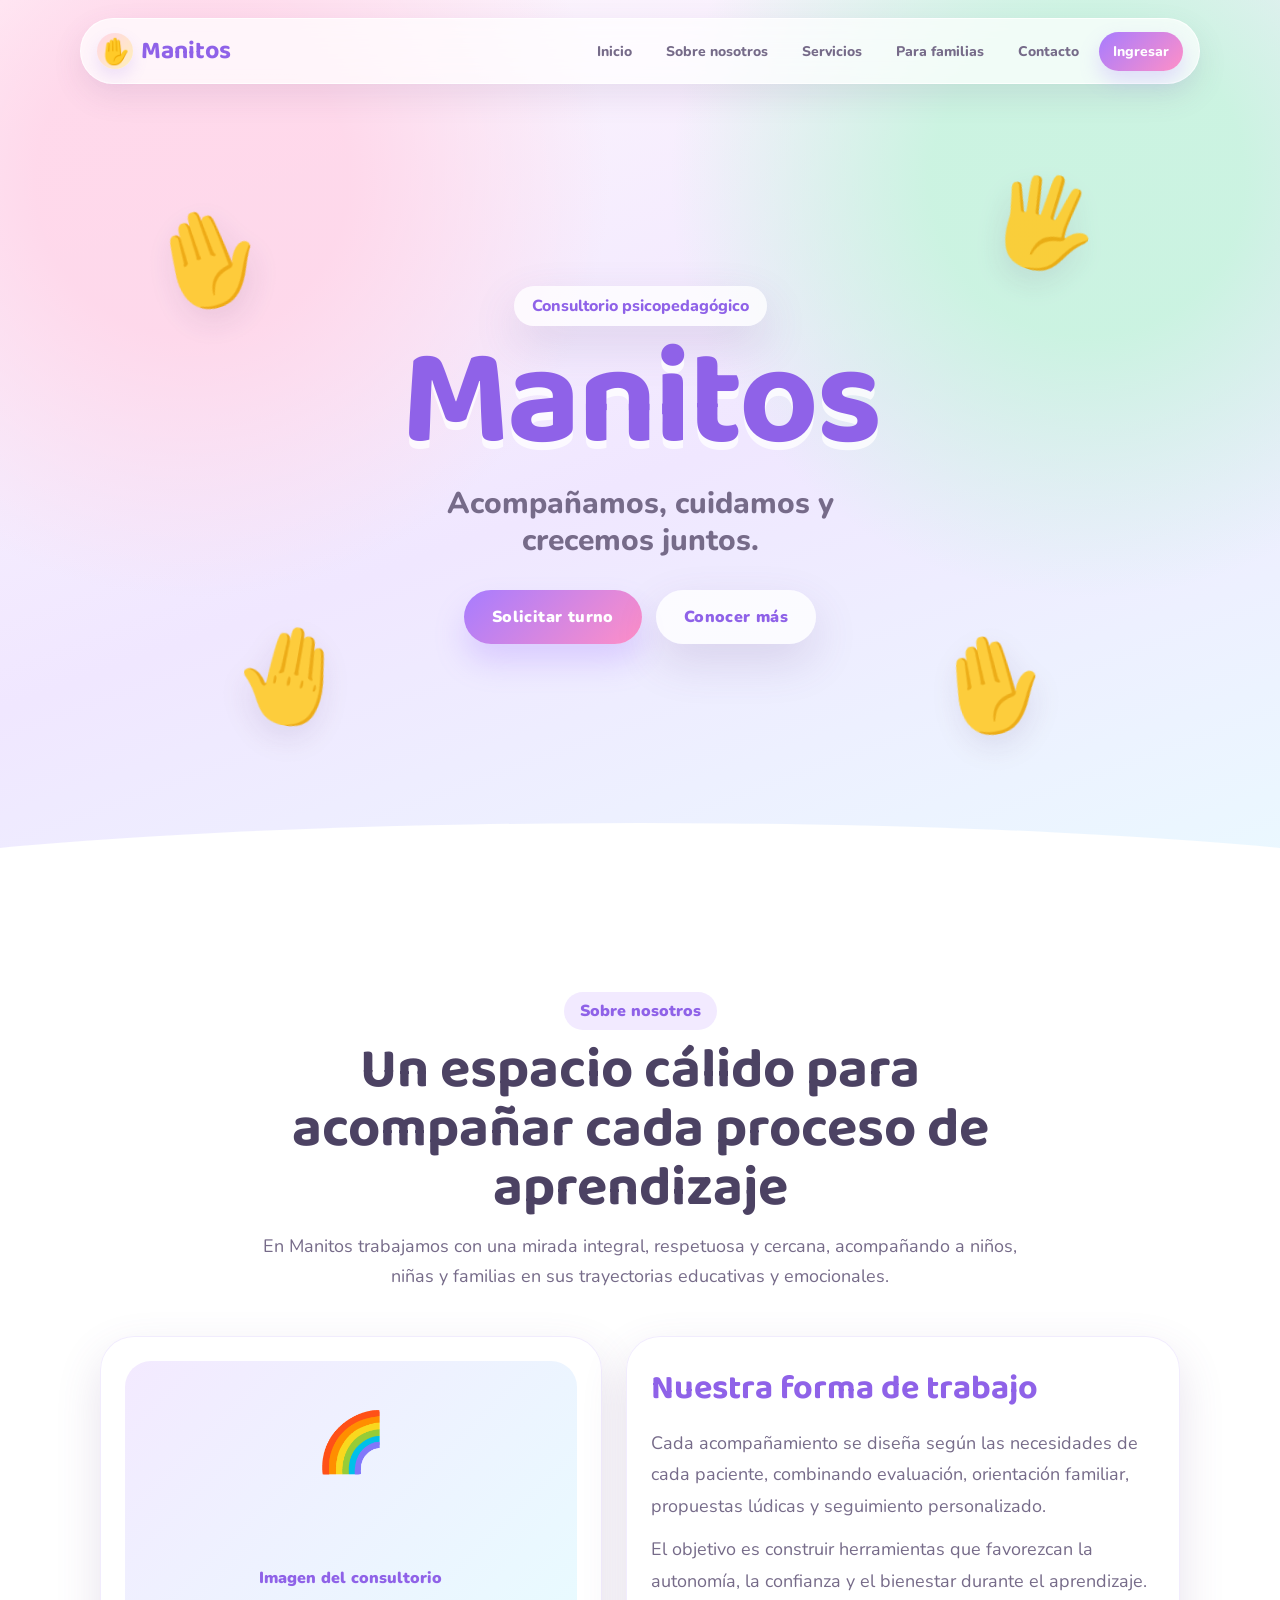
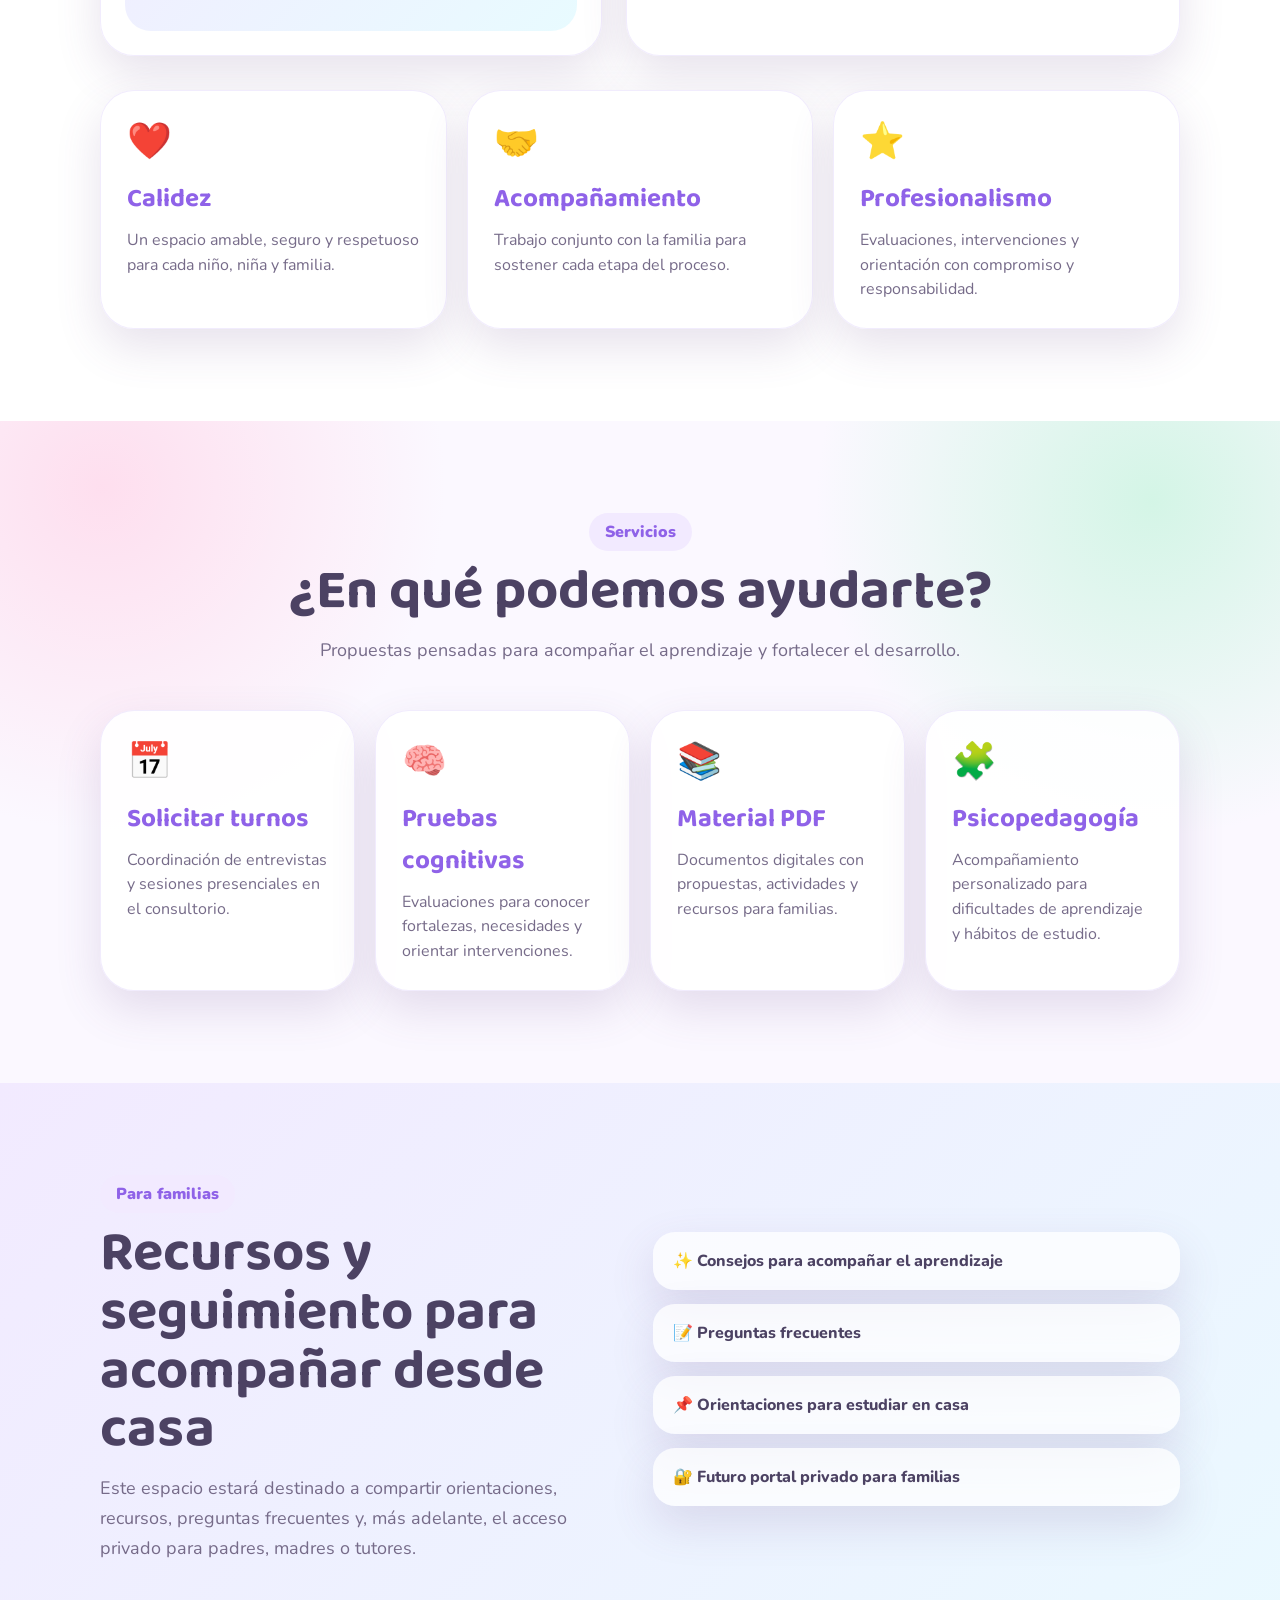
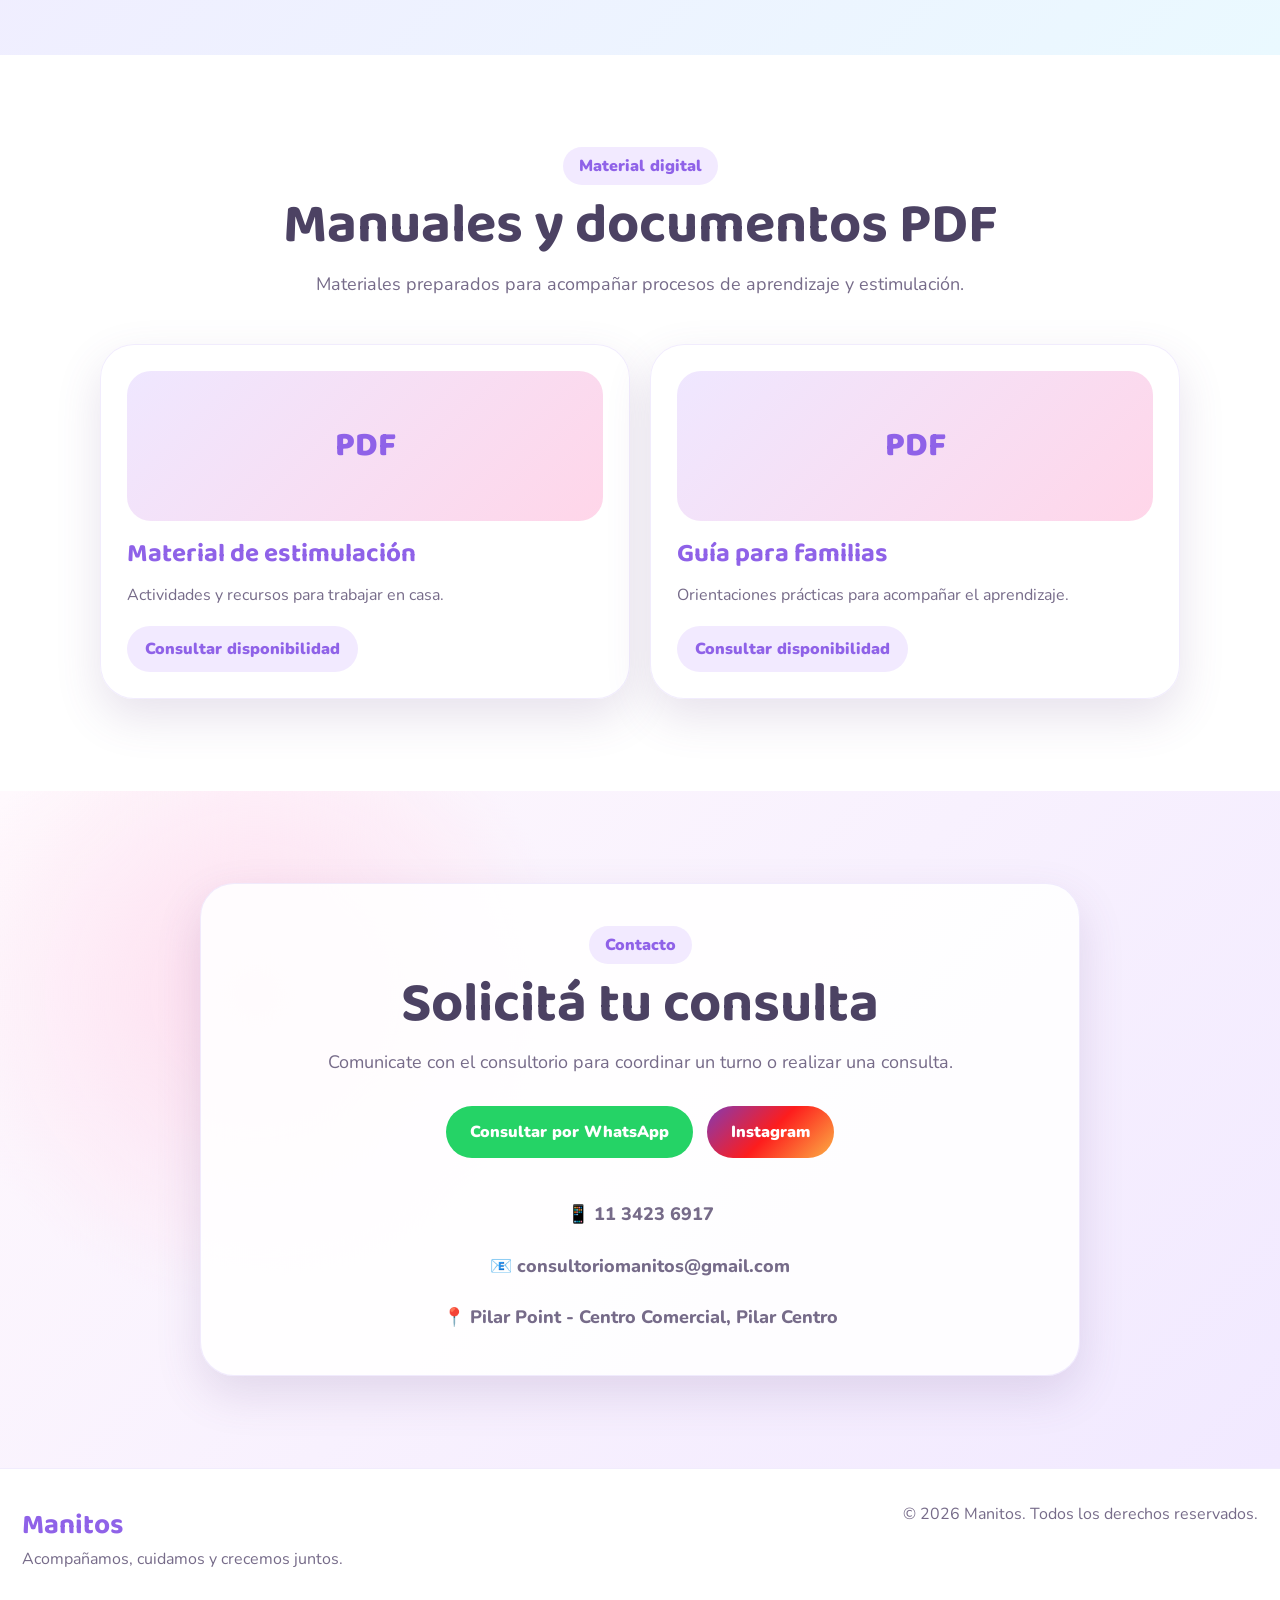
<file: index.html>
<!DOCTYPE html>
<html lang="es">
<head>
  <meta charset="UTF-8" />
  <meta name="viewport" content="width=device-width, initial-scale=1.0" />
  <title>Manitos | Psicopedagogía en Pilar</title>
  <meta name="description" content="Consultorio Manitos en Pilar. Psicopedagogía, acompañamiento familiar, pruebas cognitivas, turnos y materiales digitales." />
  <link rel="stylesheet" href="style.css" />
</head>
<body>

<header class="site-header" id="site-header">
  <a class="brand" href="#inicio" aria-label="Ir al inicio">
    <span class="brand-mark">✋</span>
    <span>Manitos</span>
  </a>

  <button class="menu-toggle" id="menu-toggle" aria-label="Abrir menú">
    ☰
  </button>

  <nav class="main-nav" id="main-nav">
    <a href="#inicio">Inicio</a>
    <a href="#sobre-nosotros">Sobre nosotros</a>
    <a href="#servicios">Servicios</a>
    <a href="#familias">Para familias</a>
    <a href="#contacto">Contacto</a>
    <a class="nav-cta" href="#familias">Ingresar</a>
  </nav>
</header>

<main>

  <section class="hero" id="inicio">
    <div class="hero-decoration hand hand-one">✋</div>
    <div class="hero-decoration hand hand-two">🖐️</div>
    <div class="hero-decoration hand hand-three">🤚</div>
    <div class="hero-decoration hand hand-four">✋</div>

    <div class="hero-content">
      <div class="hero-badge">Consultorio psicopedagógico</div>
      <h1>Manitos</h1>
      <p>Acompañamos, cuidamos y crecemos juntos.</p>

      <div class="hero-actions">
        <a class="primary-btn" href="#contacto">Solicitar turno</a>
        <a class="secondary-btn" href="#sobre-nosotros">Conocer más</a>
      </div>
    </div>

    <div class="hero-wave" aria-hidden="true"></div>
  </section>

  <section class="section about-section" id="sobre-nosotros">
    <div class="section-header">
      <span class="section-kicker">Sobre nosotros</span>
      <h2>Un espacio cálido para acompañar cada proceso de aprendizaje</h2>
      <p>
        En Manitos trabajamos con una mirada integral, respetuosa y cercana,
        acompañando a niños, niñas y familias en sus trayectorias educativas y emocionales.
      </p>
    </div>

    <div class="about-grid">
      <div class="about-card image-card">
        <div class="placeholder-photo">
          <span>🌈</span>
          <p>Imagen del consultorio</p>
        </div>
      </div>

      <div class="about-card text-card">
        <h3>Nuestra forma de trabajo</h3>
        <p>
          Cada acompañamiento se diseña según las necesidades de cada paciente,
          combinando evaluación, orientación familiar, propuestas lúdicas y seguimiento personalizado.
        </p>
        <p>
          El objetivo es construir herramientas que favorezcan la autonomía,
          la confianza y el bienestar durante el aprendizaje.
        </p>
      </div>
    </div>

    <div class="values-grid">
      <article class="value-card">
        <span>❤️</span>
        <h3>Calidez</h3>
        <p>Un espacio amable, seguro y respetuoso para cada niño, niña y familia.</p>
      </article>

      <article class="value-card">
        <span>🤝</span>
        <h3>Acompañamiento</h3>
        <p>Trabajo conjunto con la familia para sostener cada etapa del proceso.</p>
      </article>

      <article class="value-card">
        <span>⭐</span>
        <h3>Profesionalismo</h3>
        <p>Evaluaciones, intervenciones y orientación con compromiso y responsabilidad.</p>
      </article>
    </div>
  </section>

  <section class="section services-section" id="servicios">
    <div class="section-header">
      <span class="section-kicker">Servicios</span>
      <h2>¿En qué podemos ayudarte?</h2>
      <p>Propuestas pensadas para acompañar el aprendizaje y fortalecer el desarrollo.</p>
    </div>

    <div class="services-grid">
      <article class="service-card">
        <span>📅</span>
        <h3>Solicitar turnos</h3>
        <p>Coordinación de entrevistas y sesiones presenciales en el consultorio.</p>
      </article>

      <article class="service-card">
        <span>🧠</span>
        <h3>Pruebas cognitivas</h3>
        <p>Evaluaciones para conocer fortalezas, necesidades y orientar intervenciones.</p>
      </article>

      <article class="service-card">
        <span>📚</span>
        <h3>Material PDF</h3>
        <p>Documentos digitales con propuestas, actividades y recursos para familias.</p>
      </article>

      <article class="service-card">
        <span>🧩</span>
        <h3>Psicopedagogía</h3>
        <p>Acompañamiento personalizado para dificultades de aprendizaje y hábitos de estudio.</p>
      </article>
    </div>
  </section>

  <section class="section families-section" id="familias">
    <div class="families-content">
      <div>
        <span class="section-kicker">Para familias</span>
        <h2>Recursos y seguimiento para acompañar desde casa</h2>
        <p>
          Este espacio estará destinado a compartir orientaciones, recursos, preguntas frecuentes
          y, más adelante, el acceso privado para padres, madres o tutores.
        </p>
      </div>

      <div class="family-list">
        <div>✨ Consejos para acompañar el aprendizaje</div>
        <div>📝 Preguntas frecuentes</div>
        <div>📌 Orientaciones para estudiar en casa</div>
        <div>🔐 Futuro portal privado para familias</div>
      </div>
    </div>
  </section>

  <section class="section materials-section" id="materiales">
    <div class="section-header">
      <span class="section-kicker">Material digital</span>
      <h2>Manuales y documentos PDF</h2>
      <p>Materiales preparados para acompañar procesos de aprendizaje y estimulación.</p>
    </div>

    <div class="materials-grid">
      <article class="material-card">
        <div class="material-cover">PDF</div>
        <h3>Material de estimulación</h3>
        <p>Actividades y recursos para trabajar en casa.</p>
        <a href="#contacto">Consultar disponibilidad</a>
      </article>

      <article class="material-card">
        <div class="material-cover">PDF</div>
        <h3>Guía para familias</h3>
        <p>Orientaciones prácticas para acompañar el aprendizaje.</p>
        <a href="#contacto">Consultar disponibilidad</a>
      </article>
    </div>
  </section>

  <section class="section contact-section" id="contacto">
    <div class="contact-card">
      <span class="section-kicker">Contacto</span>
      <h2>Solicitá tu consulta</h2>
      <p>Comunicate con el consultorio para coordinar un turno o realizar una consulta.</p>

      <div class="contact-actions">
        <a class="whatsapp-btn" href="https://wa.me/5491134236917?text=Hola%2C%20quisiera%20realizar%20una%20consulta%20con%20el%20consultorio%20Manitos." target="_blank" rel="noopener">
          Consultar por WhatsApp
        </a>
        <a class="instagram-btn" href="https://www.instagram.com/manitos.pilar/" target="_blank" rel="noopener">
          Instagram
        </a>
      </div>

      <div class="contact-info">
        <p>📱 11 3423 6917</p>
        <p>📧 consultoriomanitos@gmail.com</p>
        <p>📍 Pilar Point - Centro Comercial, Pilar Centro</p>
      </div>
    </div>
  </section>

</main>

<footer class="footer">
  <div>
    <strong>Manitos</strong>
    <p>Acompañamos, cuidamos y crecemos juntos.</p>
  </div>
  <p>© 2026 Manitos. Todos los derechos reservados.</p>
</footer>

<script src="script.js"></script>
</body>
</html>
</file>
<file: style.css>
@import url('https://fonts.googleapis.com/css2?family=Baloo+2:wght@500;600;700&family=Nunito:wght@400;600;700;800&display=swap');

:root {
  --lavender: #efe7ff;
  --lavender-dark: #c7a9ff;
  --purple: #8f62e8;
  --mint: #c7f4de;
  --blue: #bce7ff;
  --pink: #ffd6e9;
  --yellow: #fff0b8;
  --text: #4c4263;
  --muted: #766b89;
  --white: #ffffff;
  --shadow: 0 18px 45px rgba(103, 76, 137, 0.16);
  --radius-lg: 34px;
  --radius-md: 22px;
}

* {
  margin: 0;
  padding: 0;
  box-sizing: border-box;
}

html {
  scroll-behavior: smooth;
}

body {
  font-family: 'Nunito', Arial, sans-serif;
  color: var(--text);
  background: linear-gradient(180deg, #fff9ff 0%, #f6efff 50%, #ffffff 100%);
  overflow-x: hidden;
}

a {
  color: inherit;
  text-decoration: none;
}

.site-header {
  position: fixed;
  top: 18px;
  left: 50%;
  transform: translateX(-50%);
  width: min(1120px, calc(100% - 32px));
  z-index: 50;
  display: flex;
  align-items: center;
  justify-content: space-between;
  padding: 12px 16px;
  border: 1px solid rgba(255,255,255,0.75);
  border-radius: 999px;
  background: rgba(255,255,255,0.72);
  backdrop-filter: blur(16px);
  box-shadow: 0 12px 30px rgba(112, 84, 140, 0.12);
}

.brand {
  display: inline-flex;
  align-items: center;
  gap: 8px;
  font-family: 'Baloo 2', cursive;
  font-size: 25px;
  font-weight: 700;
  color: var(--purple);
}

.brand-mark {
  width: 36px;
  height: 36px;
  display: inline-grid;
  place-items: center;
  border-radius: 50%;
  background: linear-gradient(135deg, var(--pink), var(--yellow));
  box-shadow: 0 8px 16px rgba(143, 98, 232, 0.15);
}

.main-nav {
  display: flex;
  align-items: center;
  gap: 6px;
}

.main-nav a {
  padding: 10px 14px;
  border-radius: 999px;
  font-weight: 800;
  font-size: 14px;
  color: var(--muted);
  transition: all .25s ease;
}

.main-nav a:hover {
  background: #f2eaff;
  color: var(--purple);
}

.nav-cta {
  color: white !important;
  background: linear-gradient(135deg, #a77cff, #ff8fc7) !important;
  box-shadow: 0 10px 20px rgba(167, 124, 255, 0.25);
}

.menu-toggle {
  display: none;
  width: 44px;
  height: 44px;
  border: 0;
  border-radius: 50%;
  background: linear-gradient(135deg, #a77cff, #ff8fc7);
  color: white;
  font-size: 22px;
  cursor: pointer;
}

.hero {
  min-height: 100svh;
  position: relative;
  display: grid;
  place-items: center;
  padding: 120px 22px 90px;
  overflow: hidden;
  background:
    radial-gradient(circle at 15% 20%, rgba(255, 214, 233, .9) 0 12%, transparent 32%),
    radial-gradient(circle at 85% 20%, rgba(199, 244, 222, .9) 0 12%, transparent 32%),
    linear-gradient(160deg, #fff7fc 0%, #f0e7ff 52%, #eaf9ff 100%);
}

.hero-content {
  position: relative;
  z-index: 3;
  width: min(760px, 100%);
  text-align: center;
  animation: floatIn .8s ease both;
}

.hero-badge {
  display: inline-flex;
  padding: 9px 18px;
  margin-bottom: 14px;
  border-radius: 999px;
  background: rgba(255,255,255,.75);
  color: var(--purple);
  font-weight: 800;
  box-shadow: var(--shadow);
}

.hero h1 {
  font-family: 'Baloo 2', cursive;
  font-size: clamp(74px, 11vw, 138px);
  line-height: .9;
  color: var(--purple);
  letter-spacing: -3px;
  text-shadow: 0 8px 0 rgba(255, 255, 255, 0.75);
}

.hero p {
  width: min(520px, 100%);
  margin: 20px auto 0;
  font-size: clamp(20px, 3vw, 30px);
  line-height: 1.25;
  color: var(--muted);
  font-weight: 800;
}

.hero-actions {
  display: flex;
  justify-content: center;
  gap: 14px;
  flex-wrap: wrap;
  margin-top: 30px;
}

.primary-btn,
.secondary-btn {
  display: inline-flex;
  align-items: center;
  justify-content: center;
  min-height: 54px;
  padding: 0 28px;
  border-radius: 999px;
  font-weight: 900;
  letter-spacing: .4px;
  transition: all .25s ease;
}

.primary-btn {
  color: white;
  background: linear-gradient(135deg, #a77cff, #ff8fc7);
  box-shadow: 0 18px 30px rgba(167, 124, 255, .28);
}

.secondary-btn {
  color: var(--purple);
  background: rgba(255,255,255,.78);
  box-shadow: var(--shadow);
}

.primary-btn:hover,
.secondary-btn:hover {
  transform: translateY(-3px);
}

.hand {
  position: absolute;
  z-index: 1;
  font-size: clamp(48px, 7vw, 92px);
  filter: drop-shadow(0 12px 16px rgba(89,64,111,.14));
  opacity: .9;
  animation: gentleFloat 5s ease-in-out infinite;
}

.hand-one { top: 22%; left: 12%; transform: rotate(-18deg); color: #ff9fcf; }
.hand-two { top: 18%; right: 14%; transform: rotate(18deg); color: #96e8c1; animation-delay: .4s; }
.hand-three { bottom: 18%; left: 18%; transform: rotate(10deg); color: #a7dbff; animation-delay: .8s; }
.hand-four { bottom: 17%; right: 18%; transform: rotate(-12deg); color: #ffd966; animation-delay: 1.2s; }

.hero-wave {
  position: absolute;
  left: -5%;
  bottom: -1px;
  width: 110%;
  height: 120px;
  background: var(--white);
  clip-path: ellipse(62% 65% at 50% 100%);
  z-index: 2;
}

.section {
  position: relative;
  padding: 92px 22px;
}

.section-header {
  width: min(760px, 100%);
  margin: 0 auto 44px;
  text-align: center;
}

.section-kicker {
  display: inline-flex;
  margin-bottom: 12px;
  padding: 8px 16px;
  border-radius: 999px;
  color: var(--purple);
  background: #f2eaff;
  font-weight: 900;
}

.section h2,
.section-header h2 {
  font-family: 'Baloo 2', cursive;
  font-size: clamp(34px, 5vw, 56px);
  line-height: 1.05;
  color: var(--text);
}

.section-header p,
.families-content p,
.contact-card p {
  margin-top: 14px;
  color: var(--muted);
  font-size: 18px;
  line-height: 1.65;
}

.about-section {
  background: white;
}

.about-grid {
  width: min(1080px, 100%);
  margin: 0 auto;
  display: grid;
  grid-template-columns: .95fr 1.05fr;
  gap: 24px;
}

.about-card,
.value-card,
.service-card,
.material-card,
.contact-card {
  background: rgba(255,255,255,.88);
  border: 1px solid rgba(143, 98, 232, .12);
  border-radius: var(--radius-lg);
  box-shadow: var(--shadow);
}

.image-card,
.text-card {
  min-height: 320px;
  padding: 24px;
}

.placeholder-photo {
  height: 100%;
  min-height: 270px;
  display: grid;
  place-items: center;
  border-radius: 26px;
  background: linear-gradient(135deg, #f3eaff, #e8fbff);
  text-align: center;
  color: var(--purple);
  font-weight: 900;
}

.placeholder-photo span {
  display: block;
  font-size: 58px;
}

.text-card h3 {
  font-family: 'Baloo 2', cursive;
  font-size: 34px;
  color: var(--purple);
  margin-bottom: 12px;
}

.text-card p {
  color: var(--muted);
  line-height: 1.75;
  font-size: 18px;
  margin-top: 12px;
}

.values-grid,
.services-grid,
.materials-grid {
  width: min(1080px, 100%);
  margin: 34px auto 0;
  display: grid;
  grid-template-columns: repeat(3, 1fr);
  gap: 20px;
}

.value-card,
.service-card,
.material-card {
  padding: 26px;
  transition: transform .25s ease, box-shadow .25s ease;
}

.value-card:hover,
.service-card:hover,
.material-card:hover {
  transform: translateY(-6px);
  box-shadow: 0 24px 52px rgba(103,76,137,.2);
}

.value-card span,
.service-card span {
  font-size: 36px;
}

.value-card h3,
.service-card h3,
.material-card h3 {
  margin-top: 12px;
  font-family: 'Baloo 2', cursive;
  font-size: 26px;
  color: var(--purple);
}

.value-card p,
.service-card p,
.material-card p {
  margin-top: 8px;
  color: var(--muted);
  line-height: 1.55;
}

.services-section {
  background:
    radial-gradient(circle at 8% 10%, rgba(255,214,233,.75), transparent 26%),
    radial-gradient(circle at 90% 12%, rgba(199,244,222,.75), transparent 26%),
    #fbf8ff;
}

.services-grid {
  grid-template-columns: repeat(4, 1fr);
}

.families-section {
  background: linear-gradient(135deg, #f2eaff, #eaf9ff);
}

.families-content {
  width: min(1080px, 100%);
  margin: 0 auto;
  display: grid;
  grid-template-columns: 1fr 1fr;
  gap: 26px;
  align-items: center;
}

.family-list {
  display: grid;
  gap: 14px;
}

.family-list div {
  padding: 18px 20px;
  border-radius: 22px;
  background: rgba(255,255,255,.74);
  box-shadow: var(--shadow);
  font-weight: 800;
  color: var(--text);
}

.materials-section {
  background: white;
}

.materials-grid {
  grid-template-columns: repeat(2, 1fr);
}

.material-cover {
  height: 150px;
  display: grid;
  place-items: center;
  border-radius: 24px;
  background: linear-gradient(135deg, var(--lavender), var(--pink));
  color: var(--purple);
  font-weight: 900;
  font-size: 34px;
  font-family: 'Baloo 2', cursive;
}

.material-card a {
  display: inline-flex;
  margin-top: 18px;
  padding: 12px 18px;
  border-radius: 999px;
  background: #f2eaff;
  color: var(--purple);
  font-weight: 900;
}

.contact-section {
  background:
    radial-gradient(circle at 20% 30%, rgba(255,214,233,.75), transparent 28%),
    linear-gradient(135deg, #fff9fd, #f1e9ff);
}

.contact-card {
  width: min(880px, 100%);
  margin: 0 auto;
  padding: 42px;
  text-align: center;
}

.contact-actions {
  display: flex;
  justify-content: center;
  gap: 14px;
  flex-wrap: wrap;
  margin: 28px 0;
}

.whatsapp-btn,
.instagram-btn {
  display: inline-flex;
  align-items: center;
  justify-content: center;
  min-height: 52px;
  padding: 0 24px;
  border-radius: 999px;
  color: white;
  font-weight: 900;
}

.whatsapp-btn { background: #25d366; }
.instagram-btn { background: linear-gradient(135deg, #833ab4, #fd1d1d, #fcb045); }

.contact-info {
  display: grid;
  gap: 8px;
  color: var(--muted);
  font-weight: 800;
}

.footer {
  display: flex;
  justify-content: space-between;
  gap: 18px;
  padding: 34px 22px;
  color: var(--muted);
  background: white;
  border-top: 1px solid rgba(143,98,232,.12);
}

.footer strong {
  font-family: 'Baloo 2', cursive;
  font-size: 28px;
  color: var(--purple);
}

@keyframes floatIn {
  from { opacity: 0; transform: translateY(18px); }
  to { opacity: 1; transform: translateY(0); }
}

@keyframes gentleFloat {
  0%, 100% { translate: 0 0; }
  50% { translate: 0 -14px; }
}

@media (max-width: 900px) {
  .site-header {
    top: 12px;
    width: calc(100% - 24px);
  }

  .menu-toggle {
    display: inline-grid;
    place-items: center;
  }

  .main-nav {
    position: absolute;
    top: calc(100% + 12px);
    right: 0;
    width: min(310px, 100%);
    display: none;
    flex-direction: column;
    align-items: stretch;
    padding: 14px;
    border-radius: 26px;
    background: rgba(255,255,255,.94);
    box-shadow: var(--shadow);
  }

  .main-nav.open {
    display: flex;
  }

  .main-nav a {
    padding: 14px 16px;
  }

  .hero {
    padding: 105px 18px 70px;
  }

  .hero h1 {
    font-size: clamp(68px, 23vw, 100px);
  }

  .hero p {
    font-size: 21px;
  }

  .hero-actions {
    margin-top: 24px;
  }

  .primary-btn,
  .secondary-btn {
    width: min(280px, 100%);
  }

  .hand-one { top: 20%; left: 3%; }
  .hand-two { top: 21%; right: 3%; }
  .hand-three { bottom: 17%; left: 6%; }
  .hand-four { bottom: 17%; right: 6%; }

  .about-grid,
  .families-content,
  .materials-grid {
    grid-template-columns: 1fr;
  }

  .values-grid,
  .services-grid {
    grid-template-columns: 1fr;
  }

  .section {
    padding: 74px 18px;
  }

  .contact-card {
    padding: 30px 20px;
  }

  .footer {
    flex-direction: column;
    text-align: center;
  }
}

@media (max-width: 480px) {
  .brand {
    font-size: 22px;
  }

  .hero {
    min-height: 100svh;
  }

  .hero-badge {
    font-size: 13px;
  }

  .hand {
    font-size: 44px;
    opacity: .72;
  }

  .hero-wave {
    height: 80px;
  }
}
</file>
